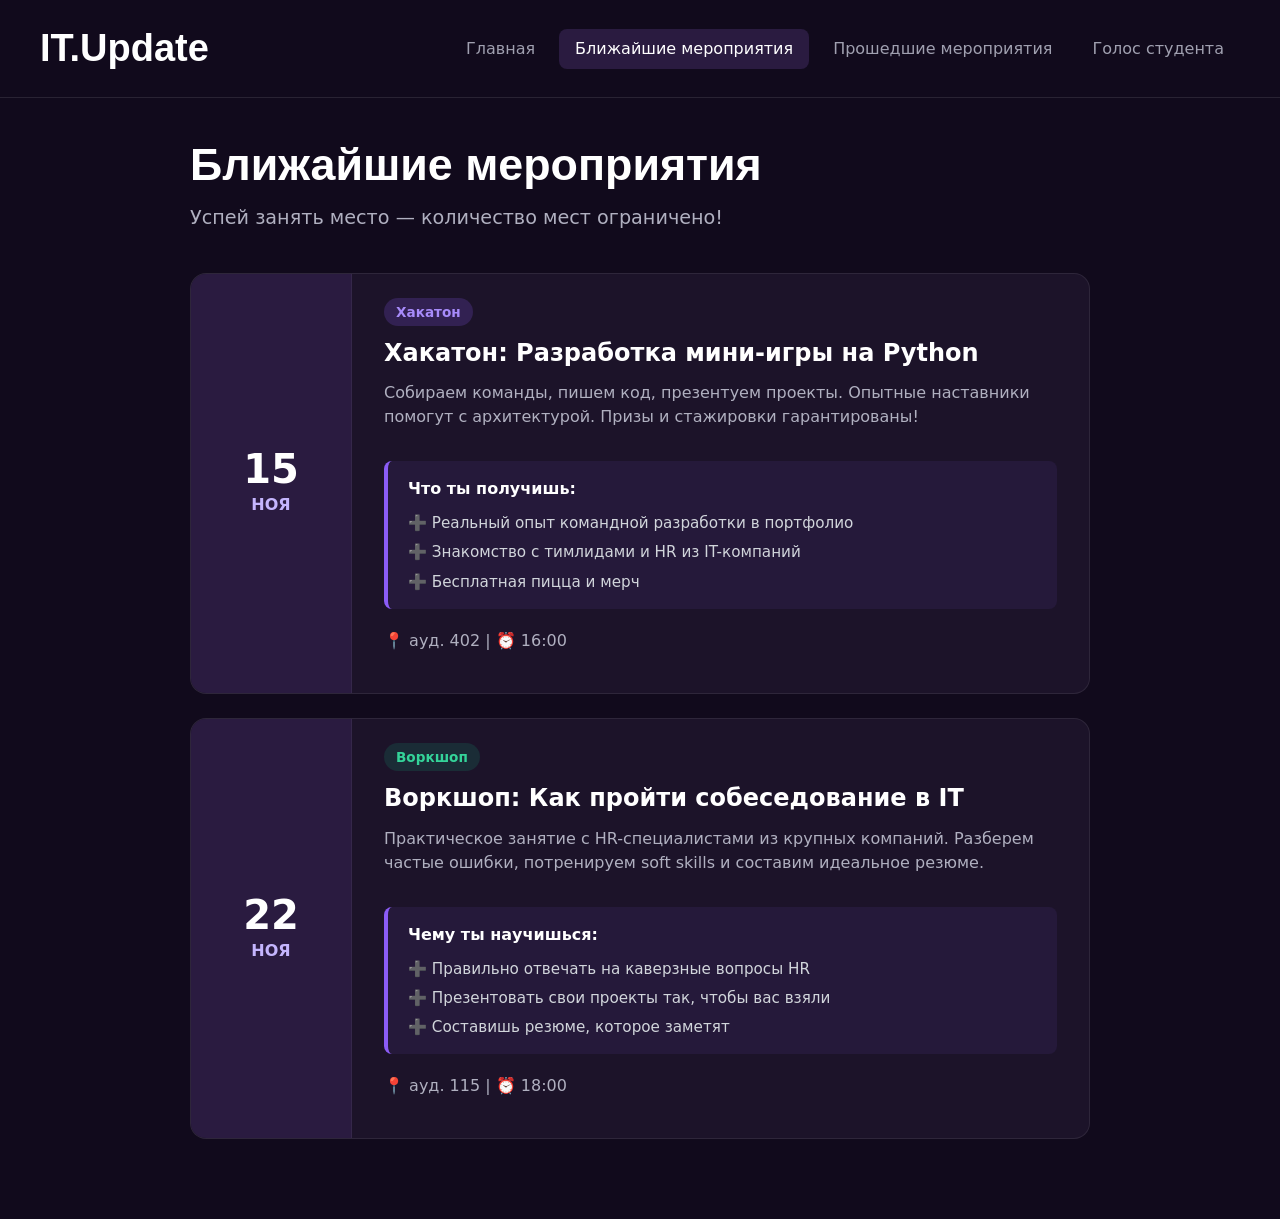
<file: future.html>
<!DOCTYPE html>
<html lang="ru">
<head>
  <meta charset="UTF-8">
  <meta name="viewport" content="width=device-width, initial-scale=1.0">
  <title>Ближайшие мероприятия</title>
  <link rel="stylesheet" href="style.css">
</head>
<body>
  <header>
    <p class="main_title">IT.Update</p>
    <nav>
      <ul>
        <li><a href="main.html">Главная</a></li>
        <li><a class="current" href="future.html">Ближайшие мероприятия</a></li>
        <li><a href="last.html">Прошедшие мероприятия</a></li>
        <li><a href="students.html">Голос студента</a></li>
      </ul>
    </nav>
  </header>

  <main class="page-container">
    <section class="intro">
      <h1 class="main_text">Ближайшие мероприятия</h1>
      <p>Успей занять место — количество мест ограничено!</p>
    </section>

    <div class="events-list">
      
      <article class="event-card">
        <div class="event-date">
          <span class="day">15</span>
          <span class="month">Ноя</span>
        </div>
        <div class="event-details">
          <span class="event-tag">Хакатон</span>
          <h2>Хакатон: Разработка мини-игры на Python</h2>
          <p>Собираем команды, пишем код, презентуем проекты. Опытные наставники помогут с архитектурой. Призы и стажировки гарантированы!</p>
          
       
          <div class="event-benefits">
            <p><strong>Что ты получишь:</strong></p>
            <ul>
              <li>➕ Реальный опыт командной разработки в портфолио</li>
              <li>➕ Знакомство с тимлидами и HR из IT-компаний</li>
              <li>➕ Бесплатная пицца и мерч</li>
            </ul>
          </div>

          <p class="event-meta">📍 ауд. 402 | ⏰ 16:00</p>
        </div>
      </article>

    
      <article class="event-card">
        <div class="event-date">
          <span class="day">22</span>
          <span class="month">Ноя</span>
        </div>
        <div class="event-details">
          <span class="event-tag tag-workshop">Воркшоп</span>
          <h2>Воркшоп: Как пройти собеседование в IT</h2>
          <p>Практическое занятие с HR-специалистами из крупных компаний. Разберем частые ошибки, потренируем soft skills и составим идеальное резюме.</p>
          
      
          <div class="event-benefits">
            <p><strong>Чему ты научишься:</strong></p>
            <ul>
              <li>➕ Правильно отвечать на каверзные вопросы HR</li>
              <li>➕ Презентовать свои проекты так, чтобы вас взяли</li>
              <li>➕ Составишь резюме, которое заметят</li>
            </ul>
          </div>

          <p class="event-meta">📍 ауд. 115 | ⏰ 18:00</p>
        </div>
      </article>

    </div>
  </main>
</body>
</html>
</file>
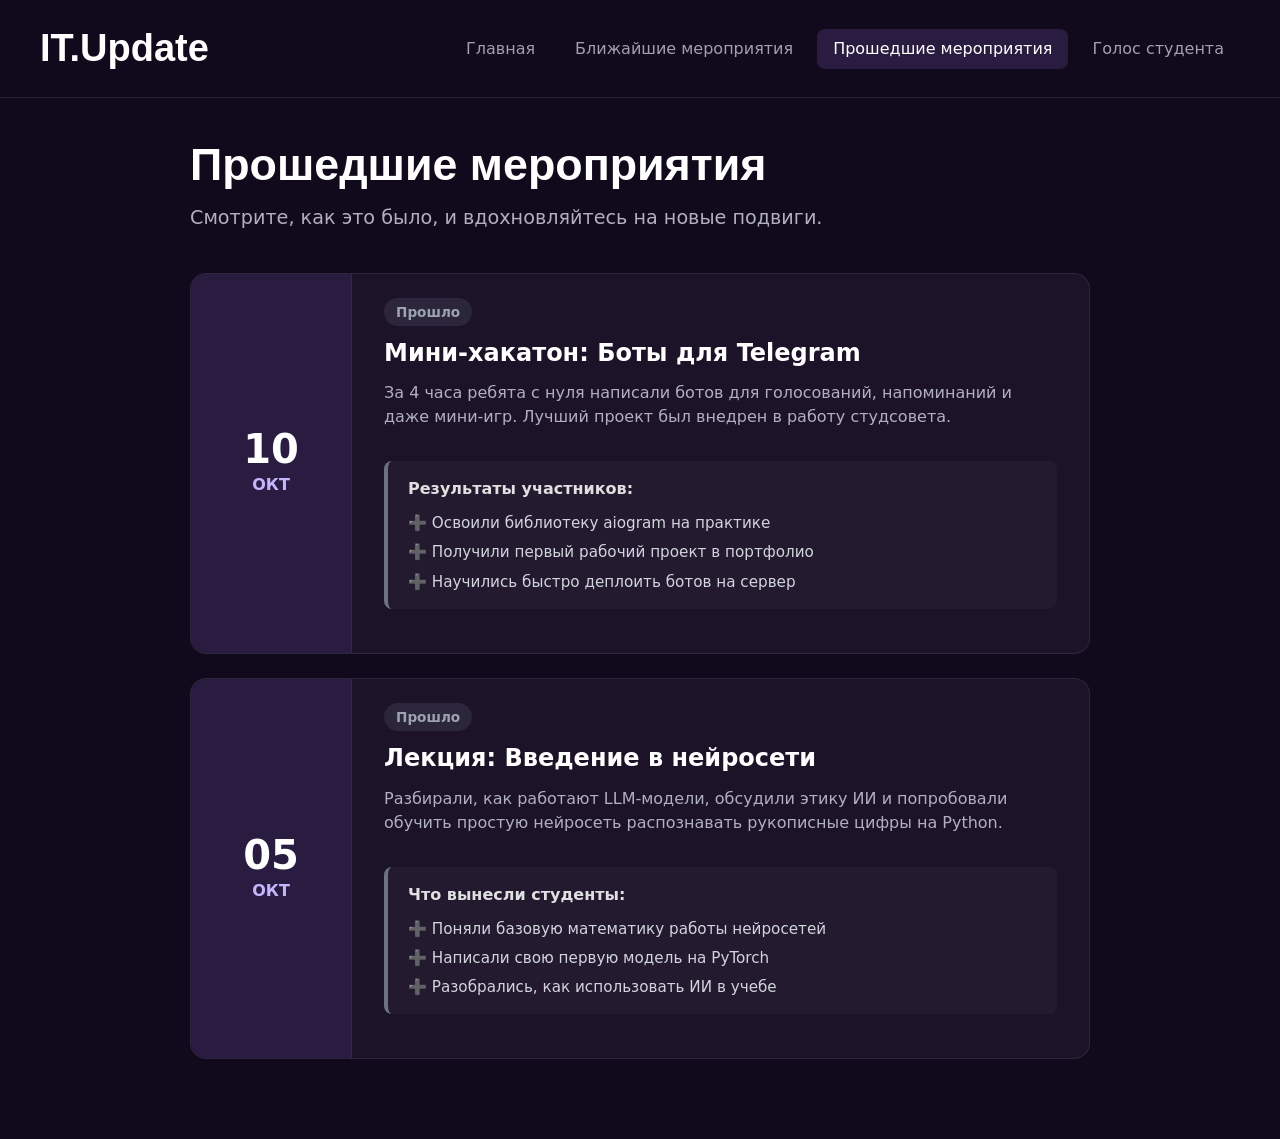
<file: last.html>
<!DOCTYPE html>
<html lang="ru">
<head>
  <meta charset="UTF-8">
  <meta name="viewport" content="width=device-width, initial-scale=1.0">
  <title>Прошедшие мероприятия</title>
  <link rel="stylesheet" href="style.css">
</head>
<body>
  <header>
    <p class="main_title">IT.Update</p>
    <nav>
      <ul>
        <li><a href="main.html">Главная</a></li>
        <li><a href="future.html">Ближайшие мероприятия</a></li>
        <li><a class="current" href="last.html">Прошедшие мероприятия</a></li>
        <li><a href="students.html">Голос студента</a></li>
      </ul>
    </nav>
  </header>

  <main class="page-container">
    <section class="intro">
      <h1 class="main_text">Прошедшие мероприятия</h1>
      <p>Смотрите, как это было, и вдохновляйтесь на новые подвиги.</p>
    </section>

    <div class="events-list">
      
    
      <article class="event-card past-event">
        <div class="event-date">
          <span class="day">10</span>
          <span class="month">Окт</span>
        </div>
        <div class="event-details">
          <span class="event-tag tag-past">Прошло</span>
          <h2>Мини-хакатон: Боты для Telegram</h2>
          <p>За 4 часа ребята с нуля написали ботов для голосований, напоминаний и даже мини-игр. Лучший проект был внедрен в работу студсовета.</p>

   
          <div class="event-benefits past-benefits">
            <p><strong>Результаты участников:</strong></p>
            <ul>
              <li>➕ Освоили библиотеку aiogram на практике</li>
              <li>➕ Получили первый рабочий проект в портфолио</li>
              <li>➕ Научились быстро деплоить ботов на сервер</li>
            </ul>
          </div>
        </div>
      </article>

   
      <article class="event-card past-event">
        <div class="event-date">
          <span class="day">05</span>
          <span class="month">Окт</span>
        </div>
        <div class="event-details">
          <span class="event-tag tag-past">Прошло</span>
          <h2>Лекция: Введение в нейросети</h2>
          <p>Разбирали, как работают LLM-модели, обсудили этику ИИ и попробовали обучить простую нейросеть распознавать рукописные цифры на Python.</p>
         
       
          <div class="event-benefits past-benefits">
            <p><strong>Что вынесли студенты:</strong></p>
            <ul>
              <li>➕ Поняли базовую математику работы нейросетей</li>
              <li>➕ Написали свою первую модель на PyTorch</li>
              <li>➕ Разобрались, как использовать ИИ в учебе</li>
            </ul>
          </div>
        </div>
      </article>

    </div>
  </main>
</body>
</html>
</file>
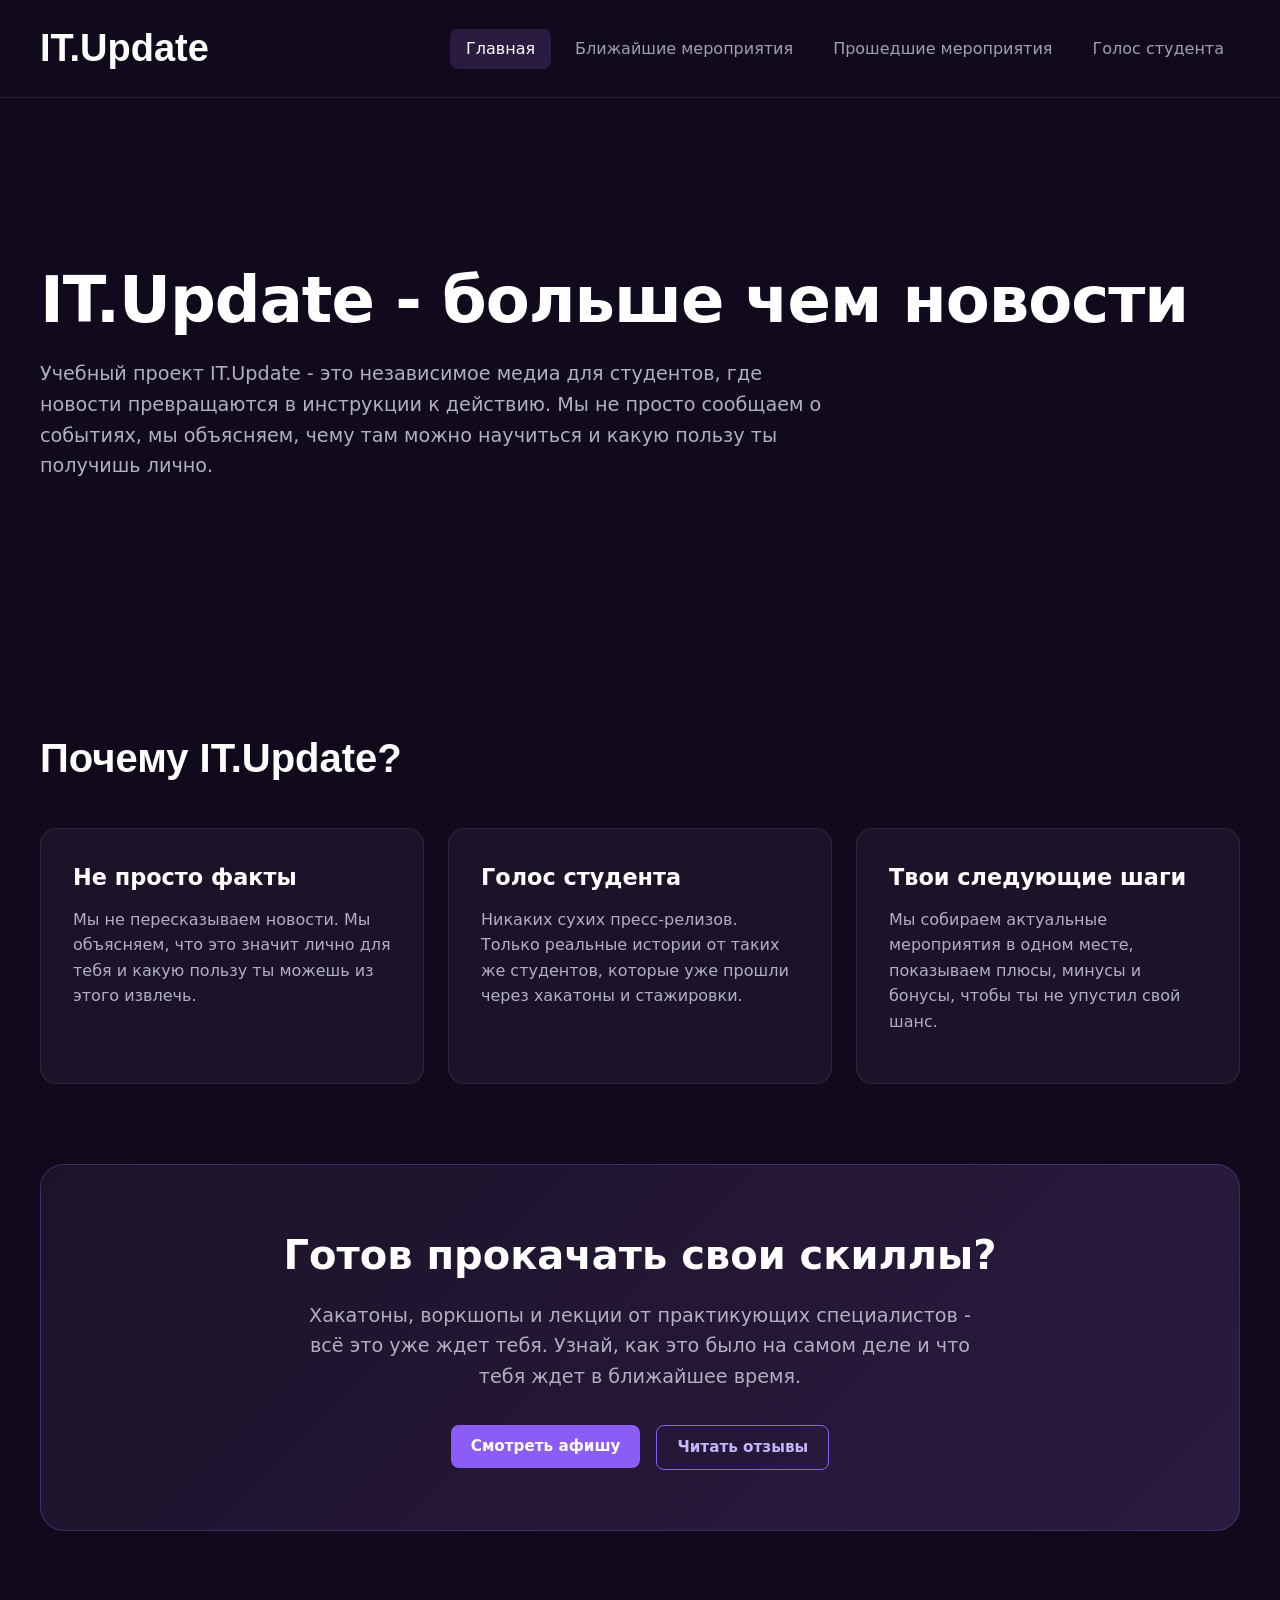
<file: main.html>
<!DOCTYPE html>
<html lang="ru">
<head>
  <meta charset="UTF-8">
  <meta name="viewport" content="width=device-width, initial-scale=1.0">
  <title>Главная — IT.Update</title>
  <link rel="stylesheet" href="style.css">
</head>
<body>
  <header>
    <p class="main_title">IT.Update</p>
    <nav>
      <ul>
        <li><a class="current" href="main.html">Главная</a></li>
        <li><a href="future.html">Ближайшие мероприятия</a></li>
        <li><a href="last.html">Прошедшие мероприятия</a></li>
        <li><a href="students.html">Голос студента</a></li>
      </ul>
    </nav>
  </header>

  <main>
    <section class="hero-section">
      <div class="hero-text">
        <h1>IT.Update - больше чем новости</h1>
        <p class="hero-description">
          Учебный проект IT.Update - это независимое медиа для студентов, где новости превращаются в инструкции к действию. Мы не просто сообщаем о событиях, мы объясняем, чему там можно научиться и какую пользу ты получишь лично.
        </p>
      </div>
    </section>

    <section class="features-section">
      <h2 class="main_text">Почему IT.Update?</h2>
      <div class="features-grid">
        <div class="feature-card">
          <h3>Не просто факты</h3>
          <p>Мы не пересказываем новости. Мы объясняем, что это значит лично для тебя и какую пользу ты можешь из этого извлечь.</p>
        </div>
        <div class="feature-card">
          <h3>Голос студента</h3>
          <p>Никаких сухих пресс-релизов. Только реальные истории от таких же студентов, которые уже прошли через хакатоны и стажировки.</p>
        </div>
        <div class="feature-card">
          <h3>Твои следующие шаги</h3>
          <p>Мы собираем актуальные мероприятия в одном месте, показываем плюсы, минусы и бонусы, чтобы ты не упустил свой шанс.</p>
        </div>
      </div>
    </section>

    <section class="cta-section">
      <div class="cta-content">
        <h2>Готов прокачать свои скиллы?</h2>
        <p>Хакатоны, воркшопы и лекции от практикующих специалистов - всё это уже ждет тебя. Узнай, как это было на самом деле и что тебя ждет в ближайшее время.</p>
        <div class="cta-buttons">
          <a href="future.html" class="event-btn">Смотреть афишу</a>
          <a href="students.html" class="event-btn secondary-btn">Читать отзывы</a>
        </div>
      </div>
    </section>
  </main>
</body>
</html>
</file>
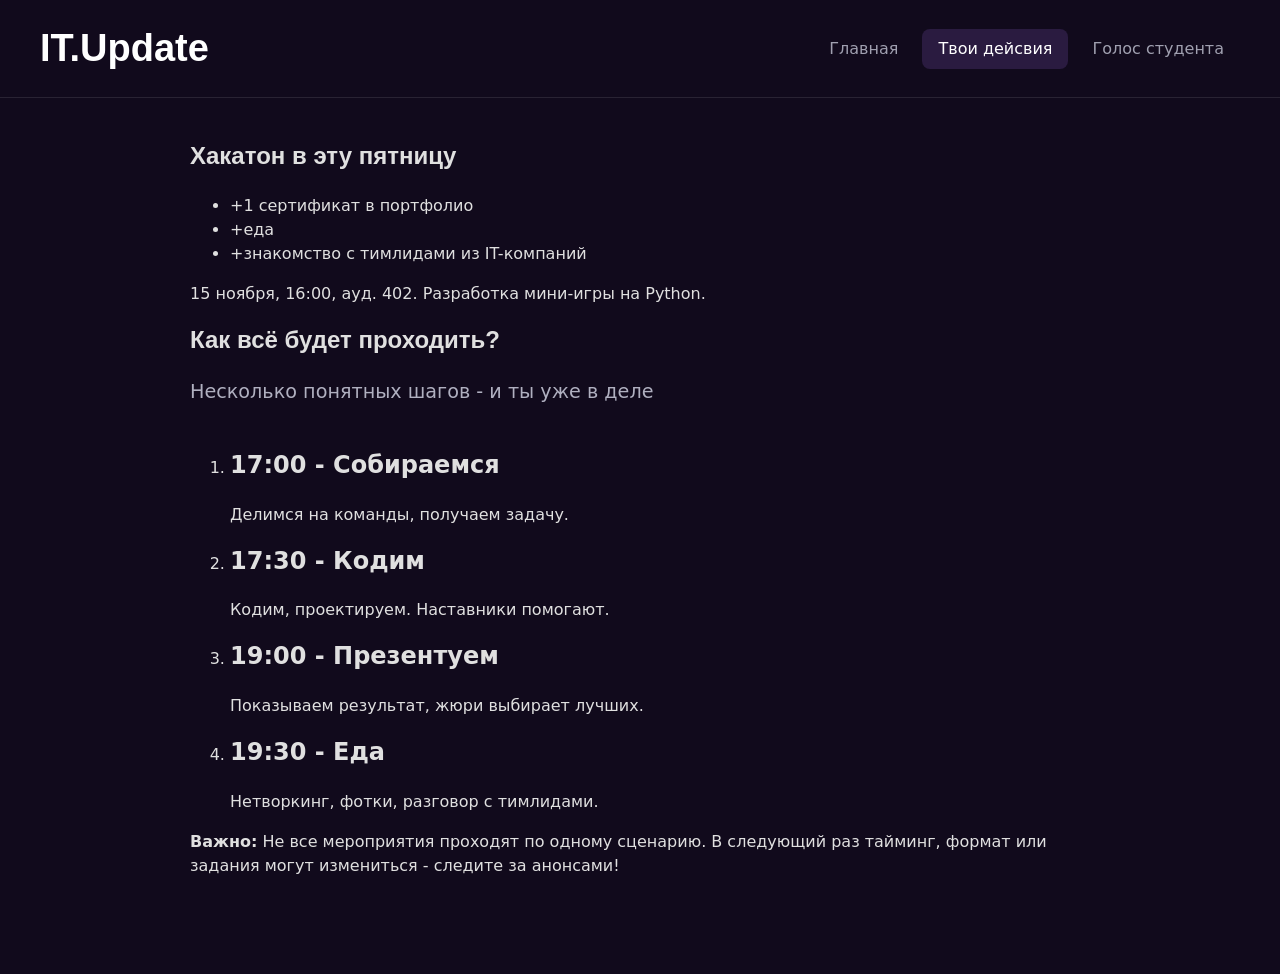
<file: steps.html>
<!DOCTYPE html>
<html lang="ru">
<head>
  <meta charset="UTF-8">
  <meta name="viewport" content="width=device-width, initial-scale=1.0">
  <title>Твои дейсвия</title>
  <link rel="stylesheet" href="style.css">
</head>
<body>
  <header>
    <p class="main_title">IT.Update</p>
    <nav>
      <ul>
        <li><a href="main.html">Главная</a></li>
        <li><a class="current" href="steps.html">Твои дейсвия</a></li>
        <li><a href="students.html">Голос студента</a></li>
      </ul>
    </nav>
  </header>

  <main class="page-container">
    
    <section class="hero">
      <h2 class="main_text">Хакатон в эту пятницу</h2>
      
      <aside class="benefits-list">
        <ul>
          <li>+1 сертификат в портфолио</li>
          <li> +еда</li>
          <li>+знакомство с тимлидами из IT-компаний</li>
        </ul>
      </aside>
      
      <p class="event-info">15 ноября, 16:00, ауд. 402. Разработка мини-игры на Python.</p>
    </section>
    <section class="intro">
      <h2 class="main_text">Как всё будет проходить?</h2>
      <p>Несколько понятных шагов - и ты уже в деле</p>
    </section>


    <section class="steps-section">
      <ol class="steps">
        <li>
          
          <h2>17:00 - Собираемся</h2>
          <p>Делимся на команды, получаем задачу.</p>
        </li>
        <li>
          
          <h2>17:30 - Кодим</h2>
          <p>Кодим, проектируем. Наставники помогают.</p>
        </li>
        <li>
          
          <h2>19:00 - Презентуем</h2>
          <p>Показываем результат, жюри выбирает лучших.</p>
        </li>
        <li>
         
          <h2>19:30 - Еда</h2>
          <p>Нетворкинг, фотки, разговор с тимлидами.</p>
        </li>
      </ol>
    </section>
     <section class="disclaimer">
      <p><strong>Важно:</strong> Не все мероприятия проходят по одному сценарию. В следующий раз тайминг, формат или задания могут измениться - следите за анонсами!</p>
    </section>
  </main>
</body>
</html>
</file>
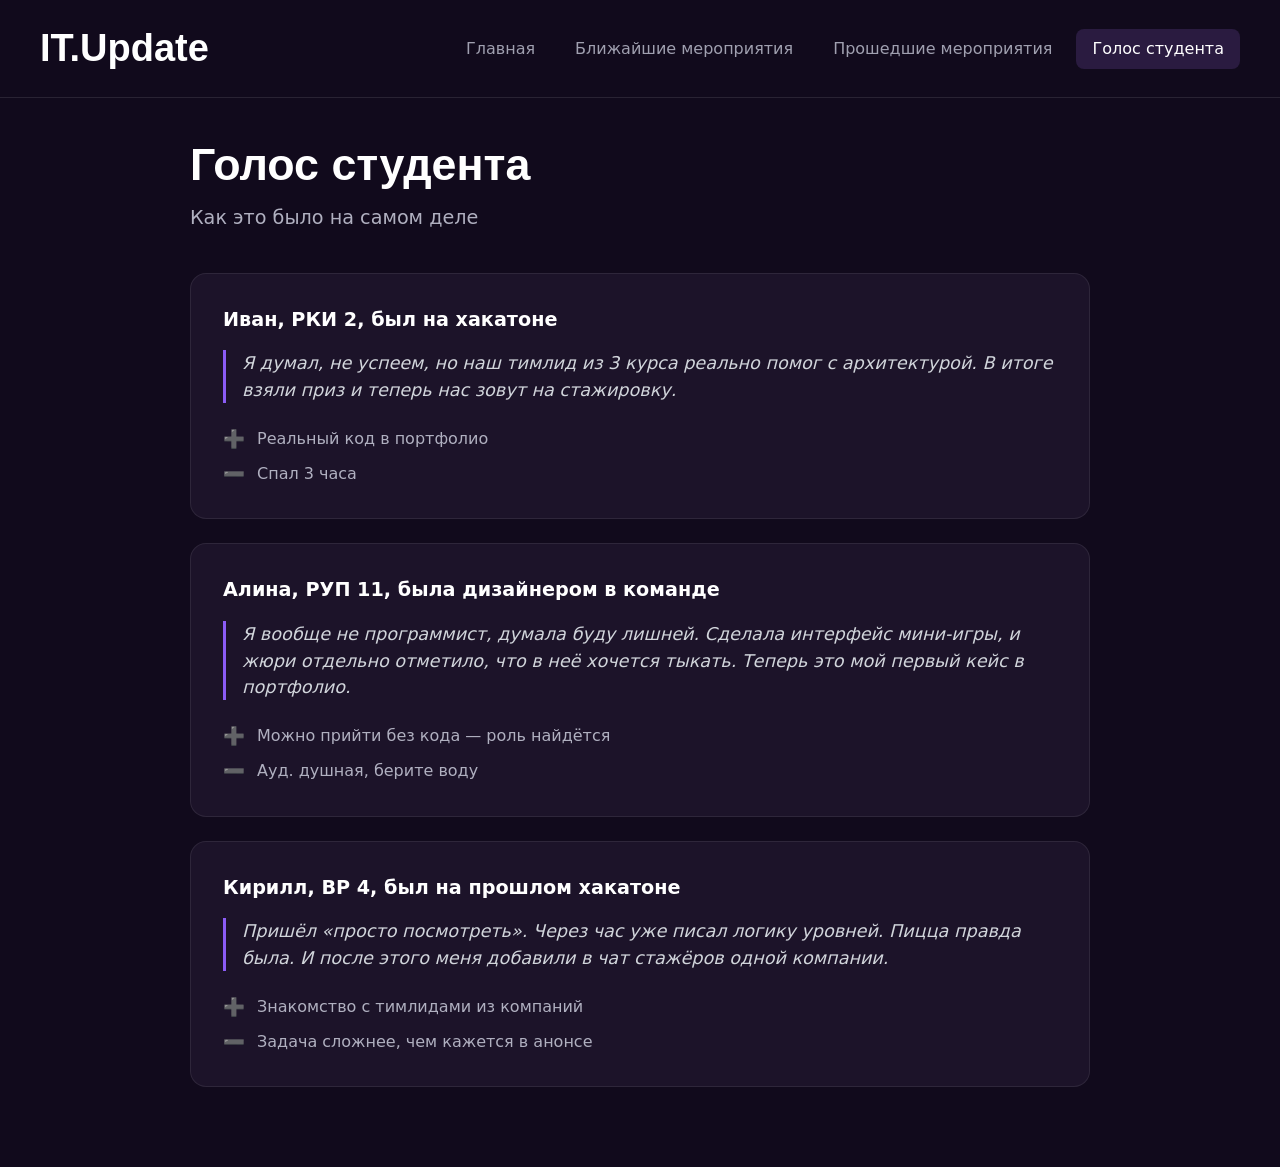
<file: students.html>
<!DOCTYPE html>
<html lang="ru">
<head>
  <meta charset="UTF-8">
  <meta name="viewport" content="width=device-width, initial-scale=1.0">
  <title>Голос студента</title>
  <link rel="stylesheet" href="style.css">
</head>
<body>
  <header>
    <p class="main_title">IT.Update</p>
    <nav>
      <ul>
        <li><a href="main.html">Главная</a></li>
        <li><a href="future.html">Ближайшие мероприятия</a></li>
         <li><a href="last.html">Прошедшие мероприятия</a></li>
        <li><a class="current" href="students.html">Голос студента</a></li>
      </ul>
    </nav>
  </header>


  <main class="page-container">
    <section class="intro">
      <h1 class="main_text">Голос студента</h1>
      <p>Как это было на самом деле</p>
    </section>

    <div class="cards">
    
      <article class="student-card">
        <p class="student-name">Иван, РКИ 2, был на хакатоне</p>
        <blockquote>
          <p>Я думал, не успеем, но наш тимлид из 3 курса реально помог с архитектурой. В итоге взяли приз и теперь нас зовут на стажировку.</p>
        </blockquote>
        <ul class="plus-minus">
          <li>
            <span aria-hidden="true">➕</span>
            Реальный код в портфолио
          </li>
          <li>
            <span aria-hidden="true">➖</span>
            Спал 3 часа
          </li>
        </ul>
      </article>

     
      <article class="student-card">
        <p class="student-name">Алина, РУП 11, была дизайнером в команде</p>
        <blockquote>
          <p>Я вообще не программист, думала буду лишней. Сделала интерфейс мини-игры, и жюри отдельно отметило, что в неё хочется тыкать. Теперь это мой первый кейс в портфолио.</p>
        </blockquote>
        <ul class="plus-minus">
          <li>
            <span aria-hidden="true">➕</span>
            Можно прийти без кода — роль найдётся
          </li>
          <li>
            <span aria-hidden="true">➖</span>
            Ауд. душная, берите воду
          </li>
        </ul>
      </article>

     
      <article class="student-card">
        <p class="student-name">Кирилл, ВР 4, был на прошлом хакатоне</p>
        <blockquote>
          <p>Пришёл «просто посмотреть». Через час уже писал логику уровней. Пицца правда была. И после этого меня добавили в чат стажёров одной компании.</p>
        </blockquote>
        <ul class="plus-minus">
          <li>
            <span aria-hidden="true">➕</span>
            Знакомство с тимлидами из компаний
          </li>
          <li>
            <span aria-hidden="true">➖</span>
            Задача сложнее, чем кажется в анонсе
          </li>
        </ul>
      </article>
    </div>
  </main>
</body>
</html>
</file>
<file: style.css>
body {
  margin: 0;
  padding: 0;
  font-family: system-ui, -apple-system, sans-serif;
  line-height: 1.5;
  color: #e0e0e0;
  background-color: #110a1c;
}

h1, h2, h3, p {
  margin-top: 0;
}

header {
  display: flex;
  flex-wrap: wrap;
  align-items: center;
  justify-content: space-between;
  gap: 12px;
  padding: 20px 40px;
  border-bottom: 1px solid rgba(255, 255, 255, 0.1);
}

header p {
  margin: 0;
  font-weight: 700;
  font-size: 20px;
  color: #ffffff;
}

.main_title {
  font-family: Impact, fantasy, sans-serif;
  font-size: 38px;
}

.main_text {
  font-family: Impact, fantasy, sans-serif;
}

nav ul {
  display: flex;
  flex-wrap: wrap;
  gap: 8px;
  list-style: none;
  margin: 0;
  padding: 0;
}

nav a {
  display: inline-block;
  padding: 8px 16px;
  border-radius: 8px;
  text-decoration: none;
  color: #a0a0b0;
  background: transparent;
  transition: background-color 0.2s, color 0.2s;
}

nav a:hover, 
nav .current {
  background-color: #2a1b40;
  color: #ffffff;
}

.page-container {
  max-width: 900px;
  margin: 0 auto;
  padding: 40px 20px 80px;
}

.hero-section {
  max-width: 1200px;
  margin: 0 auto;
  padding: 60px 40px;
  display: flex;
  flex-direction: column;
  justify-content: center;
  min-height: 50vh;
}

.hero-text h1 {
  font-size: 4rem;
  line-height: 1.1;
  font-weight: 700;
  color: #ffffff;
  letter-spacing: -1px;
  margin-bottom: 24px;
}

.hero-description {
  font-size: 1.2rem;
  font-weight: 400;
  line-height: 1.6;
  color: #b0b0c0;
  max-width: 800px;
}

.features-section {
  max-width: 1200px;
  margin: 60px auto 0;
  padding: 0 40px;
}

.features-section h2 {
  font-size: 2.5rem;
  color: #ffffff;
  margin-bottom: 40px;
}

.features-grid {
  display: grid;
  grid-template-columns: repeat(auto-fit, minmax(300px, 1fr));
  gap: 24px;
}

.feature-card {
  padding: 32px;
  border-radius: 16px;
  background-color: #1c1329;
  border: 1px solid rgba(255, 255, 255, 0.08);
  transition: transform 0.2s, border-color 0.2s;
}

.feature-card:hover {
  transform: translateY(-4px);
  border-color: #8b5cf6;
}

.feature-card h3 {
  font-size: 1.4rem;
  color: #ffffff;
  margin-bottom: 12px;
}

.feature-card p {
  font-size: 1rem;
  line-height: 1.6;
  color: #b0b0c0;
}

.cta-section {
  max-width: 1200px;
  margin: 80px auto;
  padding: 0 40px;
}

.cta-content {
  background: linear-gradient(135deg, #1c1329 0%, #2a1b40 100%);
  padding: 60px 40px;
  border-radius: 24px;
  border: 1px solid rgba(139, 92, 246, 0.3);
  text-align: center;
}

.cta-content h2 {
  font-size: 2.5rem;
  color: #ffffff;
  margin-bottom: 16px;
}

.cta-content p {
  font-size: 1.2rem;
  line-height: 1.6;
  color: #b0b0c0;
  max-width: 700px;
  margin: 0 auto 32px;
}

.cta-buttons {
  display: flex;
  justify-content: center;
  gap: 16px;
  flex-wrap: wrap;
}

.intro h1 {
  font-size: 2.8rem;
  font-weight: 700;
  line-height: 1.2;
  color: #ffffff;
  margin-bottom: 12px;
}

.intro p {
  font-size: 1.2rem;
  color: #b0b0c0;
  margin-bottom: 40px;
}

.events-list {
  display: flex;
  flex-direction: column;
  gap: 24px;
  margin-top: 32px;
}

.event-card {
  display: flex;
  border-radius: 16px;
  overflow: hidden;
  background-color: #1c1329;
  border: 1px solid rgba(255, 255, 255, 0.08);
  transition: transform 0.2s, border-color 0.2s;
}

.event-card:hover {
  transform: translateY(-4px);
  border-color: #8b5cf6;
}

.event-date {
  display: flex;
  flex-direction: column;
  align-items: center;
  justify-content: center;
  padding: 20px 30px;
  min-width: 100px;
  background-color: #2a1b40;
  border-right: 1px solid rgba(255, 255, 255, 0.05);
}

.event-date .day {
  font-size: 2.5rem;
  font-weight: 700;
  line-height: 1;
  color: #ffffff;
}

.event-date .month {
  font-size: 1rem;
  font-weight: 600;
  text-transform: uppercase;
  color: #c4b5fd;
  margin-top: 4px;
}

.event-details {
  display: flex;
  flex-direction: column;
  justify-content: center;
  padding: 24px 32px;
}

.event-details h2 {
  font-size: 1.5rem;
  line-height: 1.3;
  color: #ffffff;
  margin-bottom: 12px;
}

.event-details p {
  font-size: 1rem;
  color: #b0b0c0;
  margin-bottom: 16px;
}

.event-meta {
  font-size: 0.9rem;
  font-weight: 500;
  color: #c4b5fd;
  margin-bottom: 20px;
}

.event-tag {
  display: inline-block;
  align-self: flex-start;
  padding: 4px 12px;
  border-radius: 20px;
  font-size: 0.85rem;
  font-weight: 600;
  margin-bottom: 12px;
  background-color: rgba(139, 92, 246, 0.2);
  color: #a78bfa;
}

.tag-workshop {
  background-color: rgba(16, 185, 129, 0.15);
  color: #34d399;
}

.tag-past {
  background-color: rgba(107, 114, 128, 0.2);
  color: #9ca3af;
}

.event-benefits {
  padding: 16px 20px;
  margin: 16px 0 20px 0;
  border-radius: 8px;
  background-color: rgba(139, 92, 246, 0.08);
  border-left: 4px solid #8b5cf6;
}

.event-benefits p {
  font-size: 1rem;
  font-weight: 600;
  color: #ffffff;
  margin-bottom: 12px;
}

.event-benefits ul {
  list-style: none;
  padding: 0;
  margin: 0;
  display: flex;
  flex-direction: column;
  gap: 8px;
}

.event-benefits li {
  display: flex;
  align-items: flex-start;
  gap: 8px;
  font-size: 0.95rem;
  line-height: 1.4;
  color: #d1d5db;
}

.past-benefits {
  background-color: rgba(255, 255, 255, 0.03);
  border-left-color: #6b7280;
}

.past-benefits p {
  color: #e0e0e0;
}

.event-btn {
  display: inline-block;
  align-self: flex-start;
  padding: 10px 20px;
  border-radius: 8px;
  text-decoration: none;
  font-weight: 600;
  font-size: 0.95rem;
  background-color: #8b5cf6;
  color: #ffffff;
  transition: background-color 0.2s;
}

.event-btn:hover {
  background-color: #7c3aed;
}

.secondary-btn {
  background-color: transparent;
  border: 1px solid #8b5cf6;
  color: #c4b5fd;
}

.secondary-btn:hover {
  background-color: rgba(139, 92, 246, 0.1);
}

.cards {
  display: flex;
  flex-direction: column;
  gap: 24px;
}

.student-card {
  padding: 32px;
  border-radius: 16px;
  background-color: #1c1329;
  border: 1px solid rgba(255, 255, 255, 0.08);
  transition: border-color 0.2s;
}

.student-card:hover {
  border-color: #8b5cf6;
}

.student-name {
  font-size: 1.2rem;
  font-weight: 700;
  color: #ffffff;
  margin-bottom: 16px;
}

blockquote {
  margin: 0 0 24px 0;
  padding-left: 16px;
  border-left: 3px solid #8b5cf6;
}

blockquote p {
  font-size: 1.1rem;
  font-style: italic;
  color: #d1d5db;
}

.plus-minus {
  list-style: none;
  padding: 0;
  margin: 0;
  display: flex;
  flex-direction: column;
  gap: 10px;
}

.plus-minus li {
  display: flex;
  align-items: flex-start;
  gap: 12px;
  font-size: 1rem;
  color: #b0b0c0;
}

.plus-minus span {
  font-size: 1.1rem;
  line-height: 1.4;
}

@media (max-width: 768px) {
  .features-section, .cta-section {
    padding: 0 20px;
  }
  .features-section h2, .cta-content h2 {
    font-size: 2rem;
  }
  .cta-content {
    padding: 40px 20px;
  }
}

@media (max-width: 600px) {
  .event-card {
    flex-direction: column;
  }
  .event-date {
    flex-direction: row;
    gap: 10px;
    padding: 12px;
    border-right: none;
    border-bottom: 1px solid rgba(255, 255, 255, 0.05);
  }
  .event-date .day {
    font-size: 1.5rem;
  }
  .event-details {
    padding: 20px;
  }
}
</file>
